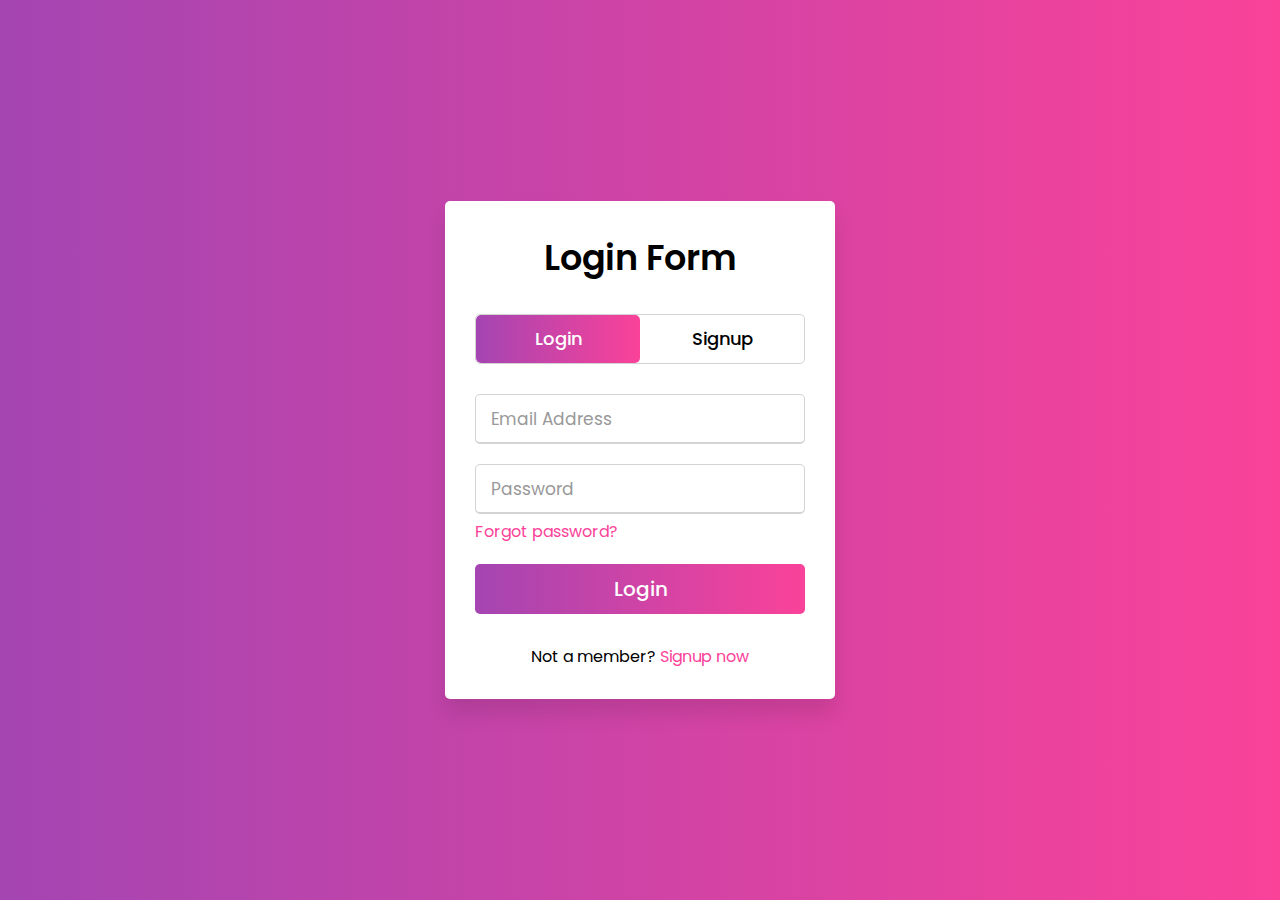
<file: formulario/Login and Signup Form Design/index.html>
<!DOCTYPE html>
<html lang="en" dir="ltr">
  <head>
    <meta charset="utf-8">
    <title>Login & Signup Form | CodingNepal</title>
    <link rel="stylesheet" href="style.css">
    <meta name="viewport" content="width=device-width, initial-scale=1.0">
  </head>
  <body>
    <div class="wrapper">
      <div class="title-text">
        <div class="title login">Login Form</div>
        <div class="title signup">Signup Form</div>
      </div>
      <div class="form-container">
        <div class="slide-controls">
          <input type="radio" name="slide" id="login" checked>
          <input type="radio" name="slide" id="signup">
          <label for="login" class="slide login">Login</label>
          <label for="signup" class="slide signup">Signup</label>
          <div class="slider-tab"></div>
        </div>
        <div class="form-inner">
          <form action="#" class="login">
            <div class="field">
              <input type="text" placeholder="Email Address" required>
            </div>
            <div class="field">
              <input type="password" placeholder="Password" required>
            </div>
            <div class="pass-link"><a href="#">Forgot password?</a></div>
            <div class="field btn">
              <div class="btn-layer"></div>
              <input type="submit" value="Login">
            </div>
            <div class="signup-link">Not a member? <a href="">Signup now</a></div>
          </form>
          <form action="#" class="signup">
            <div class="field">
              <input type="text" placeholder="Email Address" required>
            </div>
            <div class="field">
              <input type="password" placeholder="Password" required>
            </div>
            <div class="field">
              <input type="password" placeholder="Confirm password" required>
            </div>
            <div class="field btn">
              <div class="btn-layer"></div>
              <input type="submit" value="Signup">
            </div>
          </form>
        </div>
      </div>
    </div>

    <script>
      const loginText = document.querySelector(".title-text .login");
      const loginForm = document.querySelector("form.login");
      const loginBtn = document.querySelector("label.login");
      const signupBtn = document.querySelector("label.signup");
      const signupLink = document.querySelector("form .signup-link a");
      signupBtn.onclick = (()=>{
        loginForm.style.marginLeft = "-50%";
        loginText.style.marginLeft = "-50%";
      });
      loginBtn.onclick = (()=>{
        loginForm.style.marginLeft = "0%";
        loginText.style.marginLeft = "0%";
      });
      signupLink.onclick = (()=>{
        signupBtn.click();
        return false;
      });
    </script>

  </body>
</html>
</file>
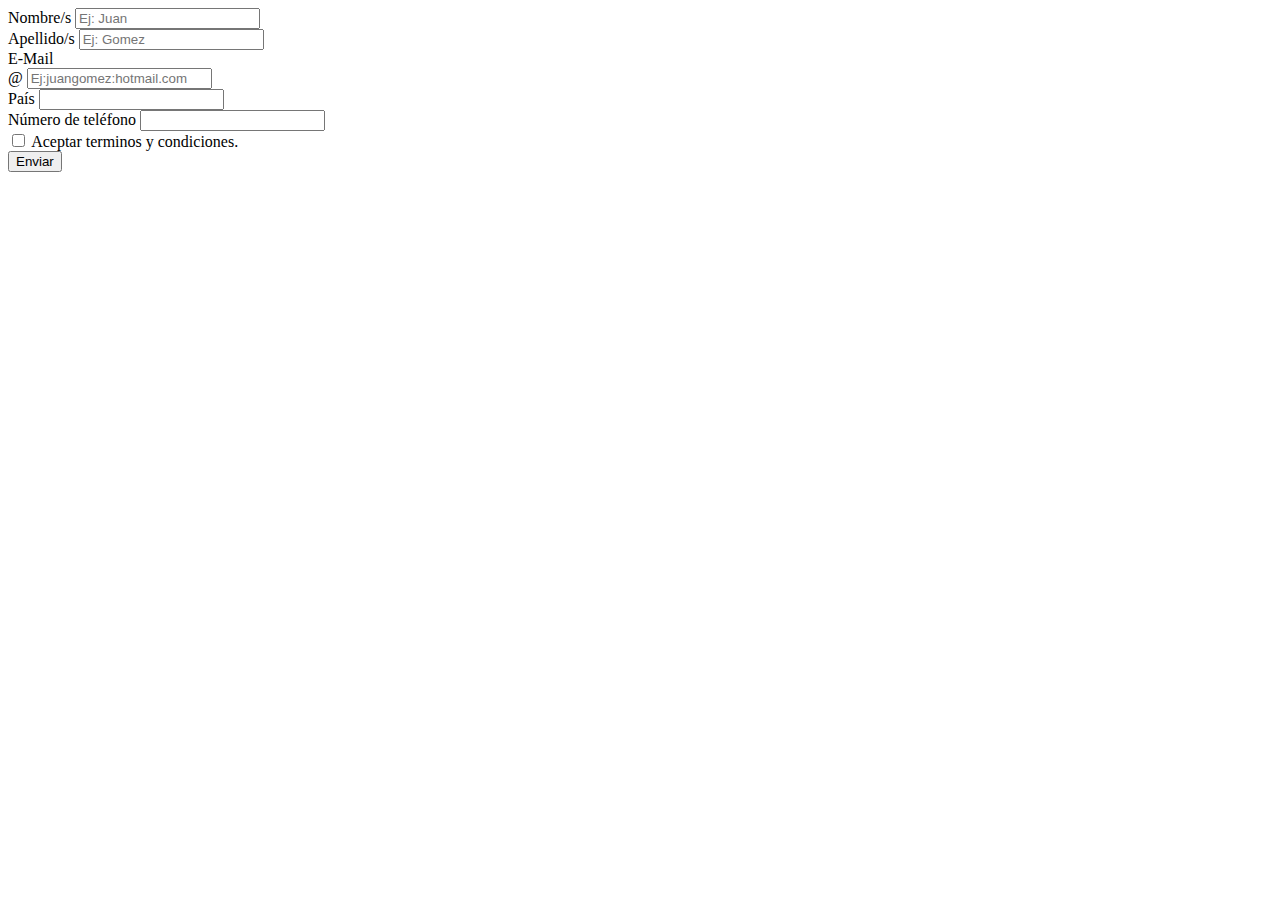
<file: Formulariocontacto2.html>
<!DOCTYPE html>
<html lang="en">
<head>
    <meta charset="UTF-8">
    <meta http-equiv="X-UA-Compatible" content="IE=edge">
    <meta name="viewport" content="width=device-width, initial-scale=1.0">
    <title>Document</title>
    <link href="https://cdn.jsdelivr.net/npm/bootstrap@5.2.2/dist/css/bootstrap.min.css" rel="stylesheet" integrity="sha384-Zenh87qX5JnK2Jl0vWa8Ck2rdkQ2Bzep5IDxbcnCeuOxjzrPF/et3URy9Bv1WTRi" crossorigin="anonymous">
    <script src="https://cdn.jsdelivr.net/npm/bootstrap@5.2.2/dist/js/bootstrap.bundle.min.js" integrity="sha384-OERcA2EqjJCMA+/3y+gxIOqMEjwtxJY7qPCqsdltbNJuaOe923+mo//f6V8Qbsw3" crossorigin="anonymous"></script>
</head>
<body>
    
    <form class="row g-3">
        <div class="col-md-4">
          <label for="validationServer01" class="form-label">Nombre/s</label>
          <input type="text" class="form-control" id="validationServer01" placeholder="Ej: Juan" required>
          </div>
        </div>

        <div class="col-md-3">
          <label for="validationServer02" class="form-label">Apellido/s</label>
          <input type="text" class="form-control" id="validationServer02" placeholder="Ej: Gomez" required>
          </div>

        </div>
        <div class="col-md-5">
          <label for="validationServerUsername" class="form-label">E-Mail</label>
          <div class="input-group has-validation">
            <span class="input-group-text" id="inputGroupPrepend3">@</span>
            <input type="text" class="form-control" id="validationServerUsername" aria-describedby="inputGroupPrepend3 validationServerUsernameFeedback" placeholder="Ej:juangomez:hotmail.com" required>
            </div>
          </div>
        </div>
        <div class="col-md-6">
          <label for="validationServer03" class="form-label">País</label>
          <input type="text" class="form-control" id="validationServer03" aria-describedby="validationServer03Feedback" required>
          </div>

        </div>
        <div class="col-md-6">
          <label for="validationServer04" class="form-label">Número de teléfono</label>
          <input type="text" class="form-control" id="validationServer03" aria-describedby="validationServer03Feedback" required>
        </div>

        <div class="col-12">
          <div class="form-check">
            <input class="form-check-input" type="checkbox" value="" id="invalidCheck3" aria-describedby="invalidCheck3Feedback" required>
            <label class="form-check-label" for="validCheck3">
              Aceptar terminos y condiciones.
            </label>
            <div id="validCheck3Feedback" class="feedback">
            </div>
          </div>
        </div>
        <div class="col-12">
          <button class="btn btn-primary" type="submit">Enviar</button>
        </div>
      </form>

</body>
</html>
</file>
<file: formulario/Login and Signup Form Design/style.css>
@import url('https://fonts.googleapis.com/css?family=Poppins:400,500,600,700&display=swap');
*{
  margin: 0;
  padding: 0;
  box-sizing: border-box;
  font-family: 'Poppins', sans-serif;
}
html,body{
  display: grid;
  height: 100%;
  width: 100%;
  place-items: center;
  background: -webkit-linear-gradient(left, #a445b2, #fa4299);
}
::selection{
  background: #fa4299;
  color: #fff;
}
.wrapper{
  overflow: hidden;
  max-width: 390px;
  background: #fff;
  padding: 30px;
  border-radius: 5px;
  box-shadow: 0px 15px 20px rgba(0,0,0,0.1);
}
.wrapper .title-text{
  display: flex;
  width: 200%;
}
.wrapper .title{
  width: 50%;
  font-size: 35px;
  font-weight: 600;
  text-align: center;
  transition: all 0.6s cubic-bezier(0.68,-0.55,0.265,1.55);
}
.wrapper .slide-controls{
  position: relative;
  display: flex;
  height: 50px;
  width: 100%;
  overflow: hidden;
  margin: 30px 0 10px 0;
  justify-content: space-between;
  border: 1px solid lightgrey;
  border-radius: 5px;
}
.slide-controls .slide{
  height: 100%;
  width: 100%;
  color: #fff;
  font-size: 18px;
  font-weight: 500;
  text-align: center;
  line-height: 48px;
  cursor: pointer;
  z-index: 1;
  transition: all 0.6s ease;
}
.slide-controls label.signup{
  color: #000;
}
.slide-controls .slider-tab{
  position: absolute;
  height: 100%;
  width: 50%;
  left: 0;
  z-index: 0;
  border-radius: 5px;
  background: -webkit-linear-gradient(left, #a445b2, #fa4299);
  transition: all 0.6s cubic-bezier(0.68,-0.55,0.265,1.55);
}
input[type="radio"]{
  display: none;
}
#signup:checked ~ .slider-tab{
  left: 50%;
}
#signup:checked ~ label.signup{
  color: #fff;
  cursor: default;
  user-select: none;
}
#signup:checked ~ label.login{
  color: #000;
}
#login:checked ~ label.signup{
  color: #000;
}
#login:checked ~ label.login{
  cursor: default;
  user-select: none;
}
.wrapper .form-container{
  width: 100%;
  overflow: hidden;
}
.form-container .form-inner{
  display: flex;
  width: 200%;
}
.form-container .form-inner form{
  width: 50%;
  transition: all 0.6s cubic-bezier(0.68,-0.55,0.265,1.55);
}
.form-inner form .field{
  height: 50px;
  width: 100%;
  margin-top: 20px;
}
.form-inner form .field input{
  height: 100%;
  width: 100%;
  outline: none;
  padding-left: 15px;
  border-radius: 5px;
  border: 1px solid lightgrey;
  border-bottom-width: 2px;
  font-size: 17px;
  transition: all 0.3s ease;
}
.form-inner form .field input:focus{
  border-color: #fc83bb;
  /* box-shadow: inset 0 0 3px #fb6aae; */
}
.form-inner form .field input::placeholder{
  color: #999;
  transition: all 0.3s ease;
}
form .field input:focus::placeholder{
  color: #b3b3b3;
}
.form-inner form .pass-link{
  margin-top: 5px;
}
.form-inner form .signup-link{
  text-align: center;
  margin-top: 30px;
}
.form-inner form .pass-link a,
.form-inner form .signup-link a{
  color: #fa4299;
  text-decoration: none;
}
.form-inner form .pass-link a:hover,
.form-inner form .signup-link a:hover{
  text-decoration: underline;
}
form .btn{
  height: 50px;
  width: 100%;
  border-radius: 5px;
  position: relative;
  overflow: hidden;
}
form .btn .btn-layer{
  height: 100%;
  width: 300%;
  position: absolute;
  left: -100%;
  background: -webkit-linear-gradient(right, #a445b2, #fa4299, #a445b2, #fa4299);
  border-radius: 5px;
  transition: all 0.4s ease;;
}
form .btn:hover .btn-layer{
  left: 0;
}
form .btn input[type="submit"]{
  height: 100%;
  width: 100%;
  z-index: 1;
  position: relative;
  background: none;
  border: none;
  color: #fff;
  padding-left: 0;
  border-radius: 5px;
  font-size: 20px;
  font-weight: 500;
  cursor: pointer;
}
</file>
